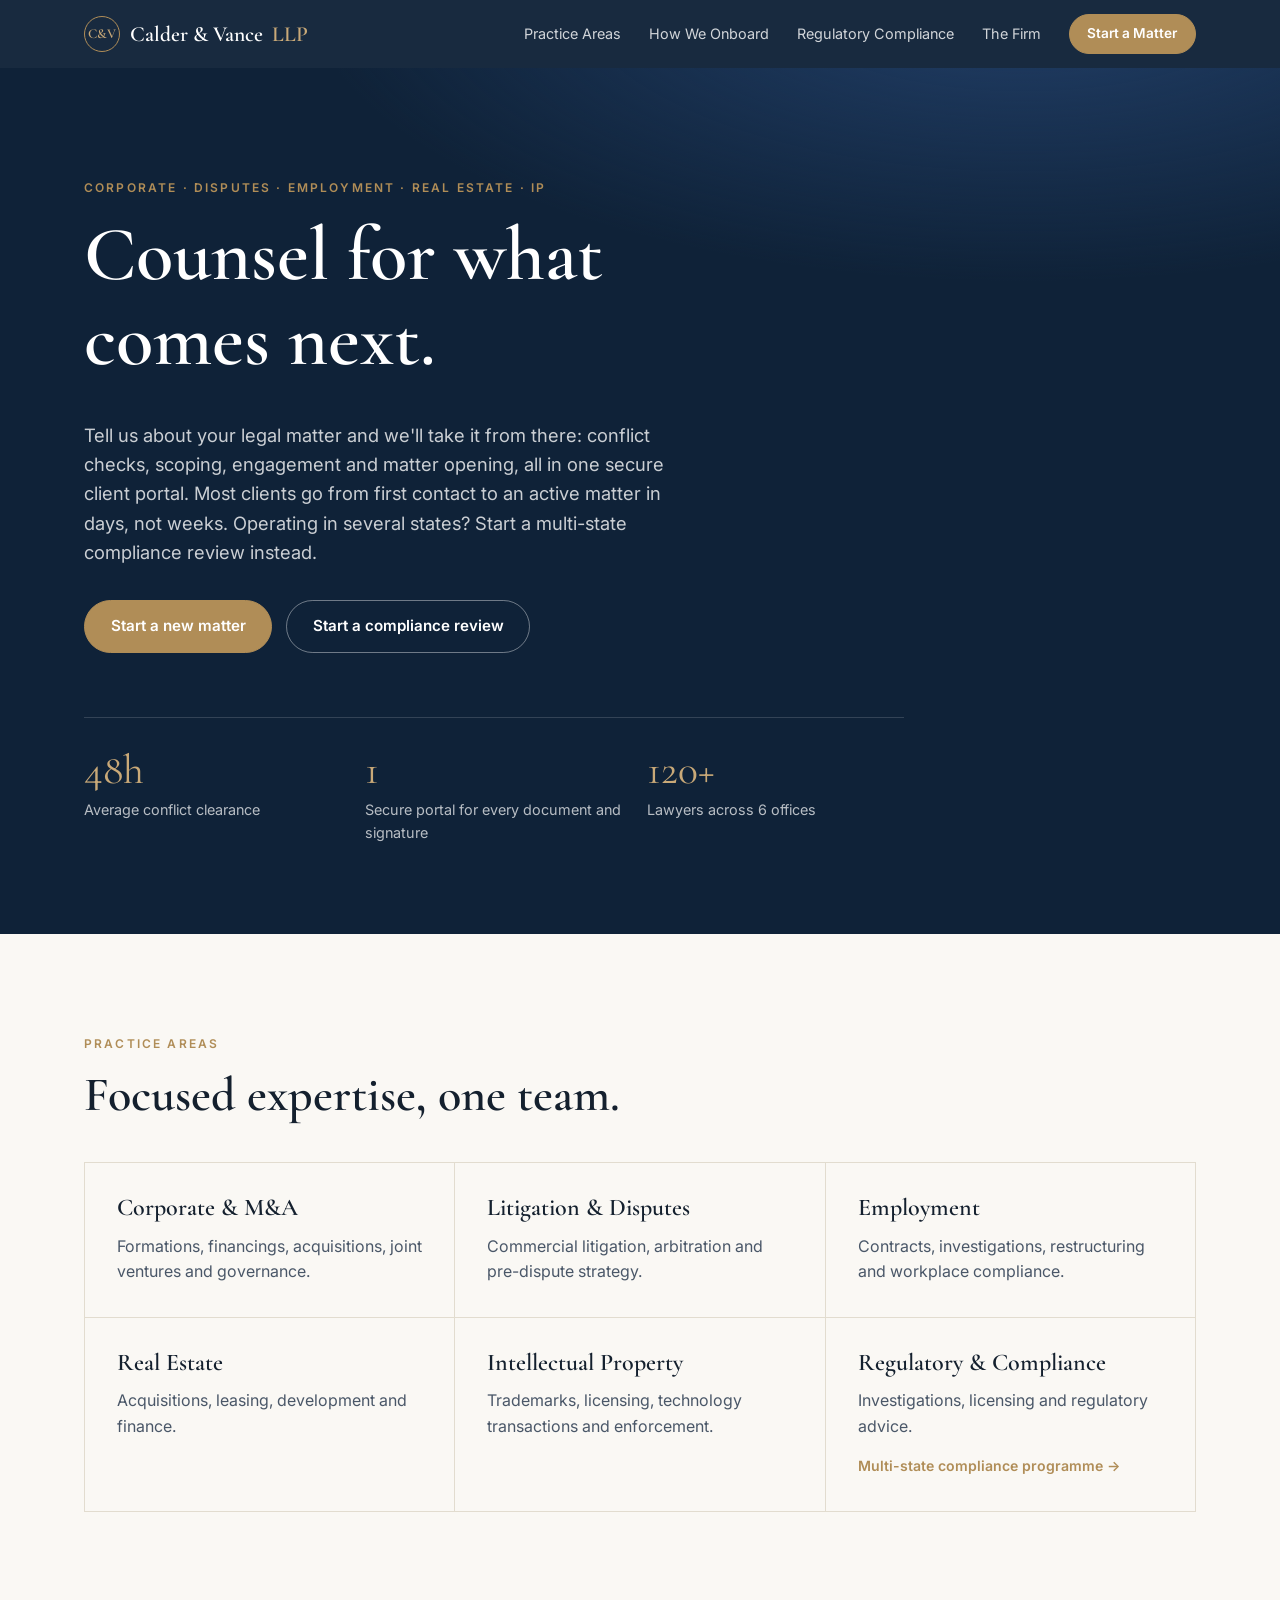
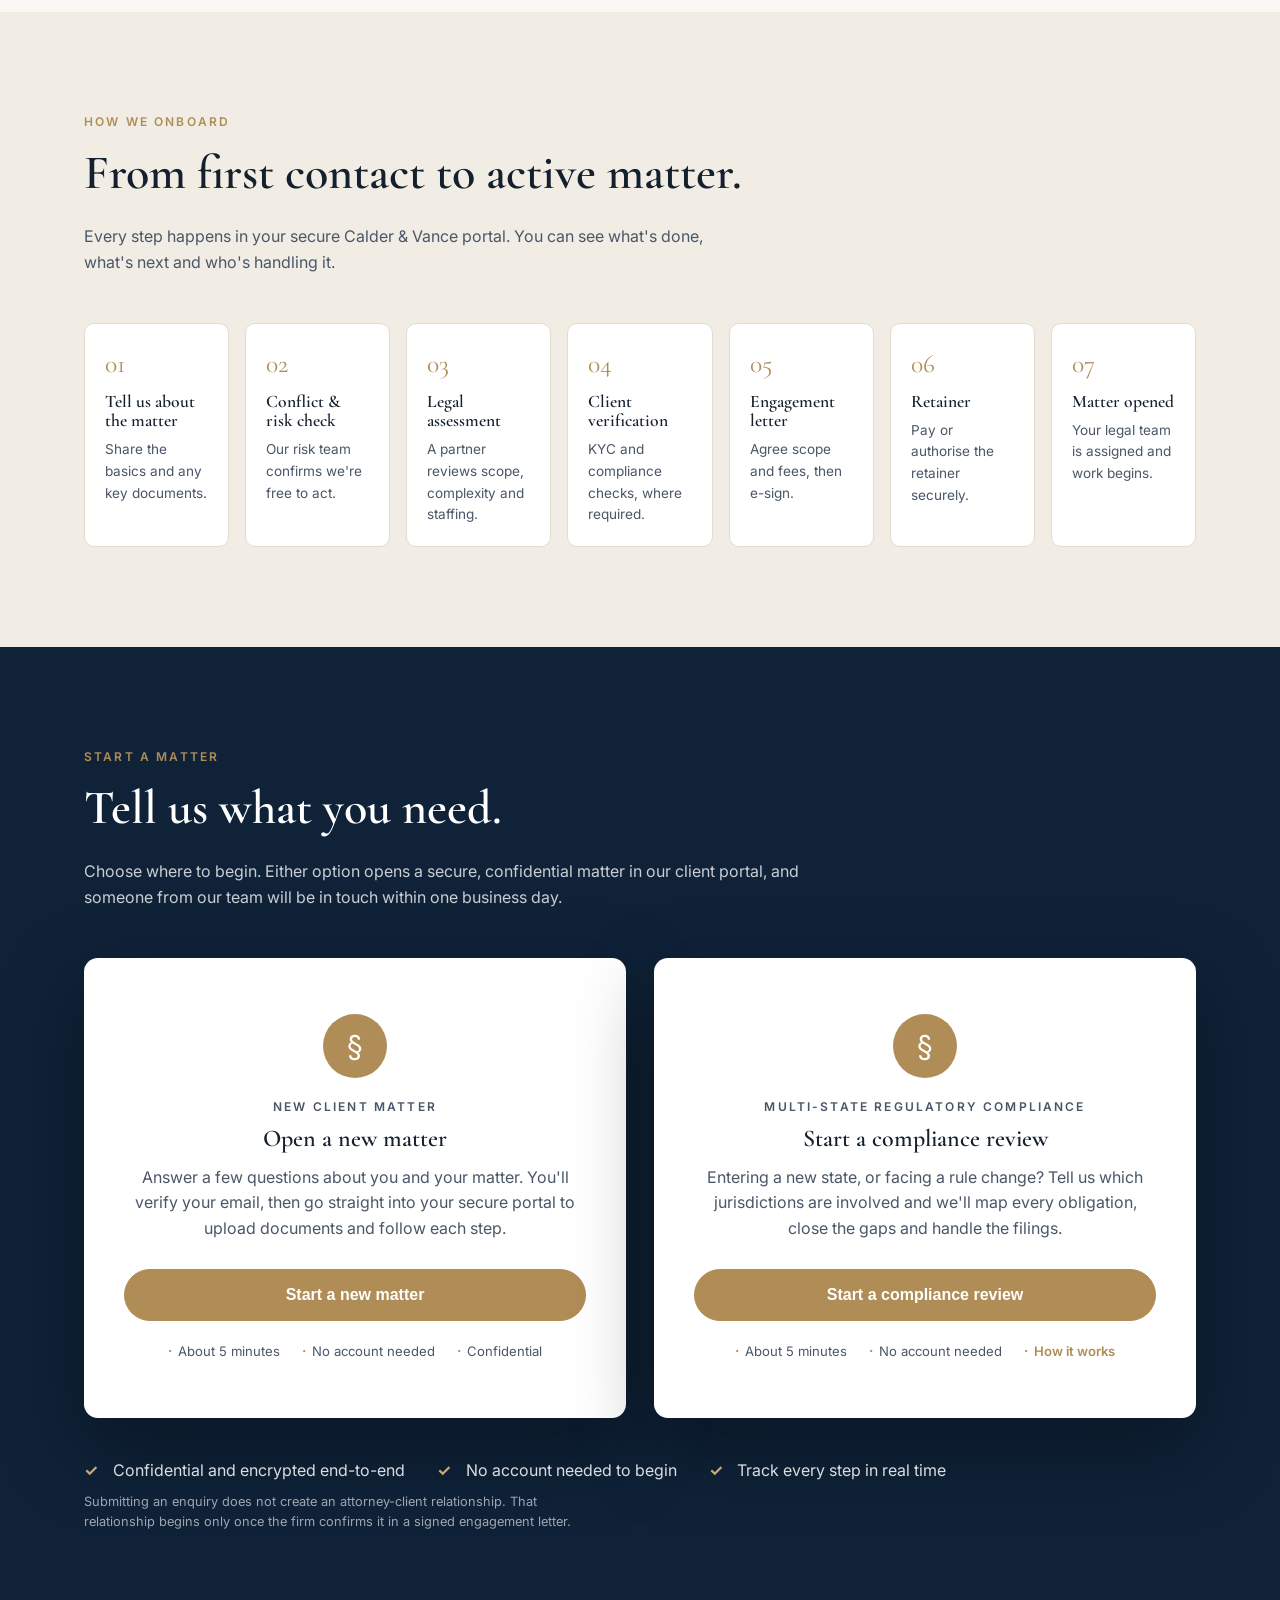
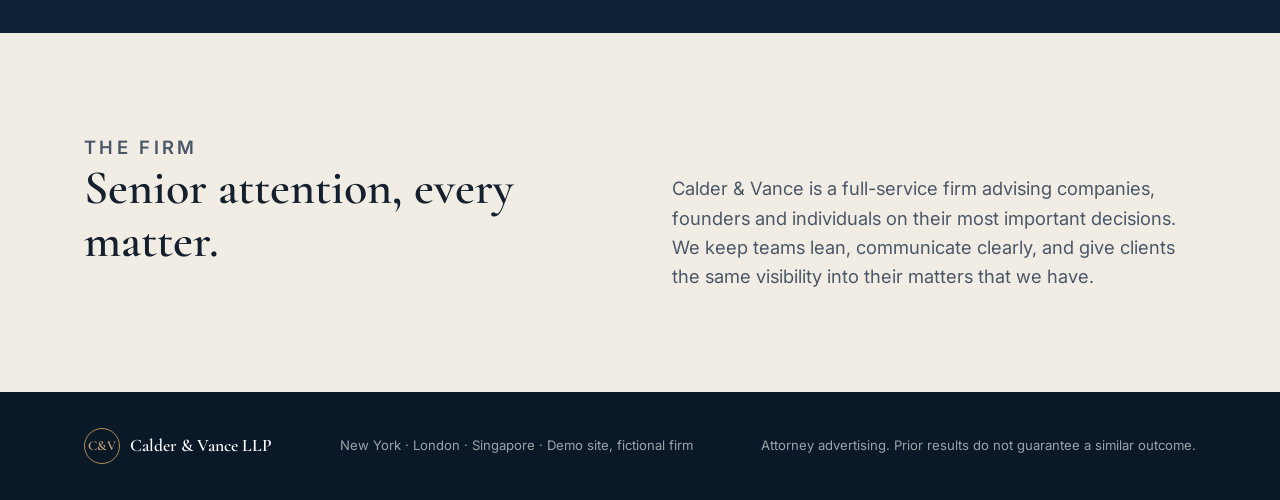
<file: index.html>
<!doctype html>
<html lang="en">
<head>
  <meta charset="utf-8" />
  <meta name="viewport" content="width=device-width, initial-scale=1" />
  <title>Calder &amp; Vance LLP — Counsel for what comes next</title>
  <link rel="preconnect" href="https://fonts.googleapis.com" />
  <link rel="preconnect" href="https://fonts.gstatic.com" crossorigin />
  <link href="https://fonts.googleapis.com/css2?family=Cormorant+Garamond:wght@500;600&family=Inter:wght@400;500;600&display=swap" rel="stylesheet" />
  <link rel="stylesheet" href="styles.css" />
</head>
<body>
  <!-- Fictional firm, built for a Moxo demo -->
  <header class="nav">
    <div class="wrap nav-inner">
      <a href="index.html" class="brand"><span class="mark">C&amp;V</span> Calder &amp; Vance <em>LLP</em></a>
      <nav>
        <a href="#practice">Practice Areas</a>
        <a href="#process">How We Onboard</a>
        <a href="regulatory.html">Regulatory Compliance</a>
        <a href="#about">The Firm</a>
        <a href="#intake" class="btn btn-sm js-start-matter">Start a Matter</a>
      </nav>
    </div>
  </header>

  <section class="hero">
    <div class="wrap hero-inner">
      <p class="eyebrow">Corporate · Disputes · Employment · Real Estate · IP</p>
      <h1>Counsel for what<br />comes next.</h1>
      <p class="lede">Tell us about your legal matter and we'll take it from there: conflict checks, scoping, engagement and matter opening, all in one secure client portal. Most clients go from first contact to an active matter in days, not weeks. Operating in several states? Start a multi-state compliance review instead.</p>
      <div class="hero-cta">
        <a href="#intake" class="btn js-start-matter">Start a new matter</a>
        <a href="#intake" class="btn btn-ghost js-start-compliance">Start a compliance review</a>
      </div>
      <dl class="stats">
        <div><dt>48h</dt><dd>Average conflict clearance</dd></div>
        <div><dt>1</dt><dd>Secure portal for every document and signature</dd></div>
        <div><dt>120+</dt><dd>Lawyers across 6 offices</dd></div>
      </dl>
    </div>
  </section>

  <section id="practice" class="section">
    <div class="wrap">
      <p class="eyebrow">Practice Areas</p>
      <h2>Focused expertise, one team.</h2>
      <div class="grid cards">
        <article><h3>Corporate &amp; M&amp;A</h3><p>Formations, financings, acquisitions, joint ventures and governance.</p></article>
        <article><h3>Litigation &amp; Disputes</h3><p>Commercial litigation, arbitration and pre-dispute strategy.</p></article>
        <article><h3>Employment</h3><p>Contracts, investigations, restructuring and workplace compliance.</p></article>
        <article><h3>Real Estate</h3><p>Acquisitions, leasing, development and finance.</p></article>
        <article><h3>Intellectual Property</h3><p>Trademarks, licensing, technology transactions and enforcement.</p></article>
        <article><h3>Regulatory &amp; Compliance</h3><p>Investigations, licensing and regulatory advice.</p><a href="regulatory.html" class="card-link">Multi-state compliance programme →</a></article>
      </div>
    </div>
  </section>

  <section id="process" class="section alt">
    <div class="wrap">
      <p class="eyebrow">How We Onboard</p>
      <h2>From first contact to active matter.</h2>
      <p class="sub">Every step happens in your secure Calder &amp; Vance portal. You can see what's done, what's next and who's handling it.</p>
      <ol class="steps">
        <li><span>01</span><h4>Tell us about the matter</h4><p>Share the basics and any key documents.</p></li>
        <li><span>02</span><h4>Conflict &amp; risk check</h4><p>Our risk team confirms we're free to act.</p></li>
        <li><span>03</span><h4>Legal assessment</h4><p>A partner reviews scope, complexity and staffing.</p></li>
        <li><span>04</span><h4>Client verification</h4><p>KYC and compliance checks, where required.</p></li>
        <li><span>05</span><h4>Engagement letter</h4><p>Agree scope and fees, then e-sign.</p></li>
        <li><span>06</span><h4>Retainer</h4><p>Pay or authorise the retainer securely.</p></li>
        <li><span>07</span><h4>Matter opened</h4><p>Your legal team is assigned and work begins.</p></li>
      </ol>
    </div>
  </section>

  <section id="intake" class="section intake">
    <div class="wrap">
      <div class="intake-head">
        <p class="eyebrow">Start a Matter</p>
        <h2>Tell us what you need.</h2>
        <p>Choose where to begin. Either option opens a secure, confidential matter in our client portal, and someone from our team will be in touch within one business day.</p>
      </div>

      <div class="flow-grid">
      <div class="intake-panel">
        <!-- Mode: launcher (buttons with .js-start-matter open the Moxo Flow Launcher) -->
        <div id="launcher" class="launch-card" hidden>
          <div class="seal">§</div>
          <p class="eyebrow">New client matter</p>
          <h3>Open a new matter</h3>
          <p>Answer a few questions about you and your matter. You'll verify your email, then go straight into your secure portal to upload documents and follow each step.</p>
          <button type="button" class="btn btn-block js-start-matter">Start a new matter</button>
          <ul class="launch-meta">
            <li>About 5 minutes</li>
            <li>No account needed</li>
            <li>Confidential</li>
          </ul>
        </div>
        <div id="launcher-missing" class="notice" hidden>
          <strong>Flow Launcher not configured.</strong>
          Add your Moxo launcher key to <code>config.js</code> → <code>launcherKey</code>.
        </div>

        <!-- Mode: webhook -->
        <form id="intake-form" hidden novalidate>
          <fieldset>
            <legend>About you</legend>
            <div class="seg" role="radiogroup">
              <label><input type="radio" name="client_type" value="Organization" checked /> Organization</label>
              <label><input type="radio" name="client_type" value="Individual" /> Individual</label>
            </div>
            <div class="row">
              <label>Full name<input name="client_name" required autocomplete="name" /></label>
              <label>Email<input name="client_email" type="email" required autocomplete="email" /></label>
            </div>
            <div class="row">
              <label>Phone<input name="client_phone" type="tel" autocomplete="tel" /></label>
              <label class="org-only">Title / role<input name="client_title" /></label>
            </div>
            <label class="org-only">Organization name<input name="company_name" autocomplete="organization" /></label>
            <label class="check"><input type="checkbox" name="existing_client" value="Yes" /> I am an existing Calder &amp; Vance client</label>
          </fieldset>

          <fieldset>
            <legend>The matter</legend>
            <div class="row">
              <label>Practice area
                <select name="practice_area" required>
                  <option value="">Select…</option>
                  <option>Corporate &amp; M&amp;A</option>
                  <option>Litigation &amp; Disputes</option>
                  <option>Employment</option>
                  <option>Real Estate</option>
                  <option>Intellectual Property</option>
                  <option>Regulatory &amp; Compliance</option>
                  <option>Other / Not sure</option>
                </select>
              </label>
              <label>Urgency
                <select name="urgency">
                  <option>Standard</option>
                  <option>Urgent (within 1 week)</option>
                  <option>Emergency (within 48h)</option>
                </select>
              </label>
            </div>
            <label>Briefly describe your matter<textarea name="matter_description" rows="4" required placeholder="What's happening, what outcome do you want, any key dates?"></textarea></label>
            <label>Other parties involved <small>(for our conflict check)</small><input name="adverse_parties" placeholder="e.g. counterparty, opposing party, related entities" /></label>
            <div class="row">
              <label>Jurisdiction<input name="jurisdiction" placeholder="e.g. New York" /></label>
              <label>Estimated budget
                <select name="budget">
                  <option>Not sure yet</option>
                  <option>Under $25k</option>
                  <option>$25k – $100k</option>
                  <option>$100k – $500k</option>
                  <option>$500k+</option>
                </select>
              </label>
            </div>
          </fieldset>

          <fieldset class="org-only">
            <legend>Other contacts <small>(optional)</small></legend>
            <div class="row">
              <label>Authorized signatory name<input name="signatory_name" /></label>
              <label>Authorized signatory email<input name="signatory_email" type="email" /></label>
            </div>
            <div class="row">
              <label>Finance contact name<input name="finance_name" /></label>
              <label>Finance contact email<input name="finance_email" type="email" /></label>
            </div>
          </fieldset>

          <label class="check"><input type="checkbox" name="consent" required /> I consent to Calder &amp; Vance processing this information to evaluate my matter.</label>
          <button class="btn btn-block" type="submit">Submit &amp; open my secure portal</button>
          <p id="form-error" class="error" hidden></p>
        </form>

        <div id="form-success" class="success" hidden>
          <div class="seal">✓</div>
          <h3>Thank you, your intake is underway.</h3>
          <p>We've sent an invitation to <strong id="success-email"></strong>. Open it to reach your secure Calder &amp; Vance portal, where you can upload documents and follow each step.</p>
          <p class="fine" id="success-ref"></p>
        </div>
      </div>

        <div class="intake-panel">
          <div id="launcher-compliance" class="launch-card" hidden>
            <div class="seal">§</div>
            <p class="eyebrow">Multi-state regulatory compliance</p>
            <h3>Start a compliance review</h3>
            <p>Entering a new state, or facing a rule change? Tell us which jurisdictions are involved and we'll map every obligation, close the gaps and handle the filings.</p>
            <button type="button" class="btn btn-block js-start-compliance">Start a compliance review</button>
            <ul class="launch-meta">
              <li>About 5 minutes</li>
              <li>No account needed</li>
              <li><a href="regulatory.html">How it works</a></li>
            </ul>
          </div>
          <div id="launcher-compliance-missing" class="notice" hidden>
            <strong>Start Link not configured.</strong>
            Add it to <code>config.js</code> → <code>complianceStartLinkUrl</code>.
          </div>
        </div>
      </div>

      <div class="intake-foot">
        <ul class="ticks">
          <li>Confidential and encrypted end-to-end</li>
          <li>No account needed to begin</li>
          <li>Track every step in real time</li>
        </ul>
        <p class="fine">Submitting an enquiry does not create an attorney-client relationship. That relationship begins only once the firm confirms it in a signed engagement letter.</p>
      </div>
    </div>
  </section>

  <section id="about" class="section alt">
    <div class="wrap about">
      <div>
        <p class="eyebrow">The Firm</p>
        <h2>Senior attention, every matter.</h2>
      </div>
      <p>Calder &amp; Vance is a full-service firm advising companies, founders and individuals on their most important decisions. We keep teams lean, communicate clearly, and give clients the same visibility into their matters that we have.</p>
    </div>
  </section>

  <footer class="footer">
    <div class="wrap footer-inner">
      <span class="brand"><span class="mark">C&amp;V</span> Calder &amp; Vance LLP</span>
      <span>New York · London · Singapore · Demo site, fictional firm</span>
      <span>Attorney advertising. Prior results do not guarantee a similar outcome.</span>
    </div>
  </footer>

  <div id="flow-modal" class="modal" role="dialog" aria-modal="true" aria-label="Start a matter" hidden>
    <div class="modal-box">
      <button type="button" class="modal-close" aria-label="Close">✕</button>
      <iframe id="flow-frame" title="Calder &amp; Vance client portal" allow="clipboard-write" referrerpolicy="strict-origin-when-cross-origin"></iframe>
    </div>
  </div>

  <script src="config.js"></script>
  <script src="app.js"></script>
</body>
</html>
</file>
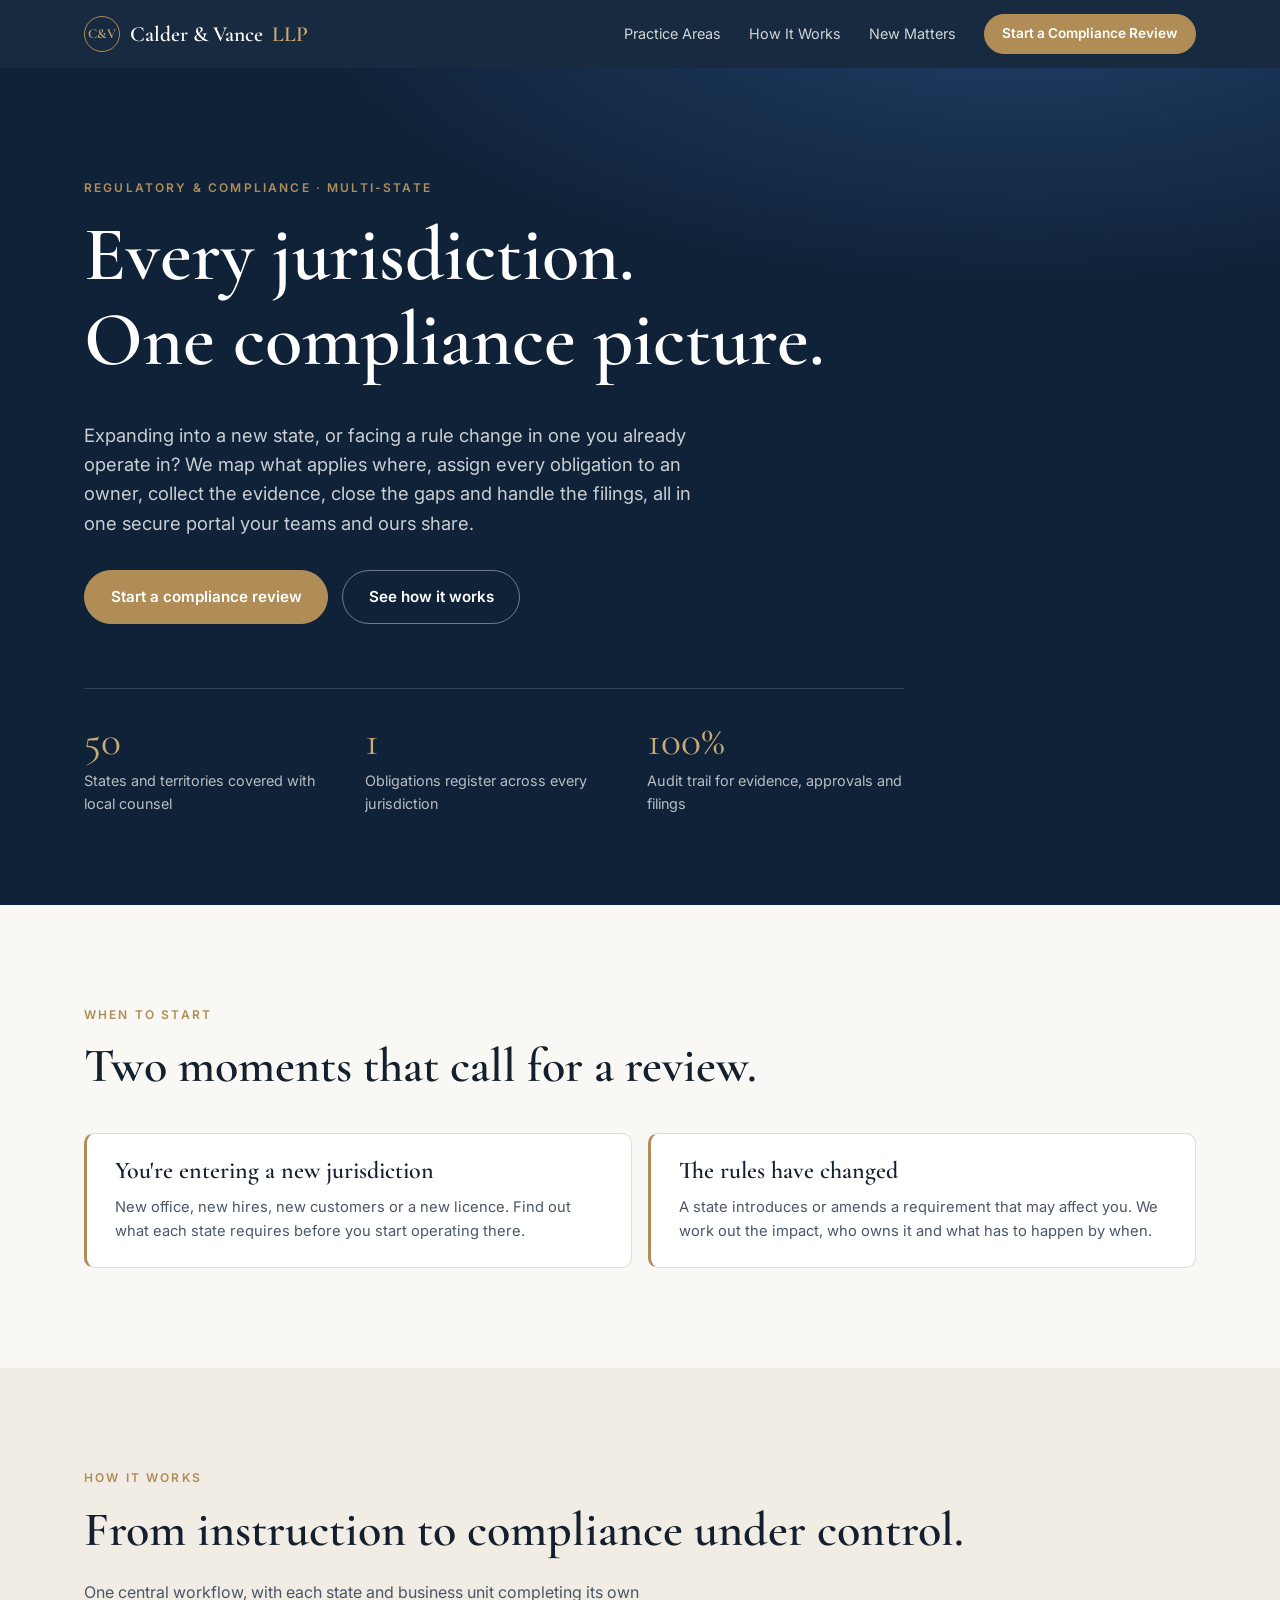
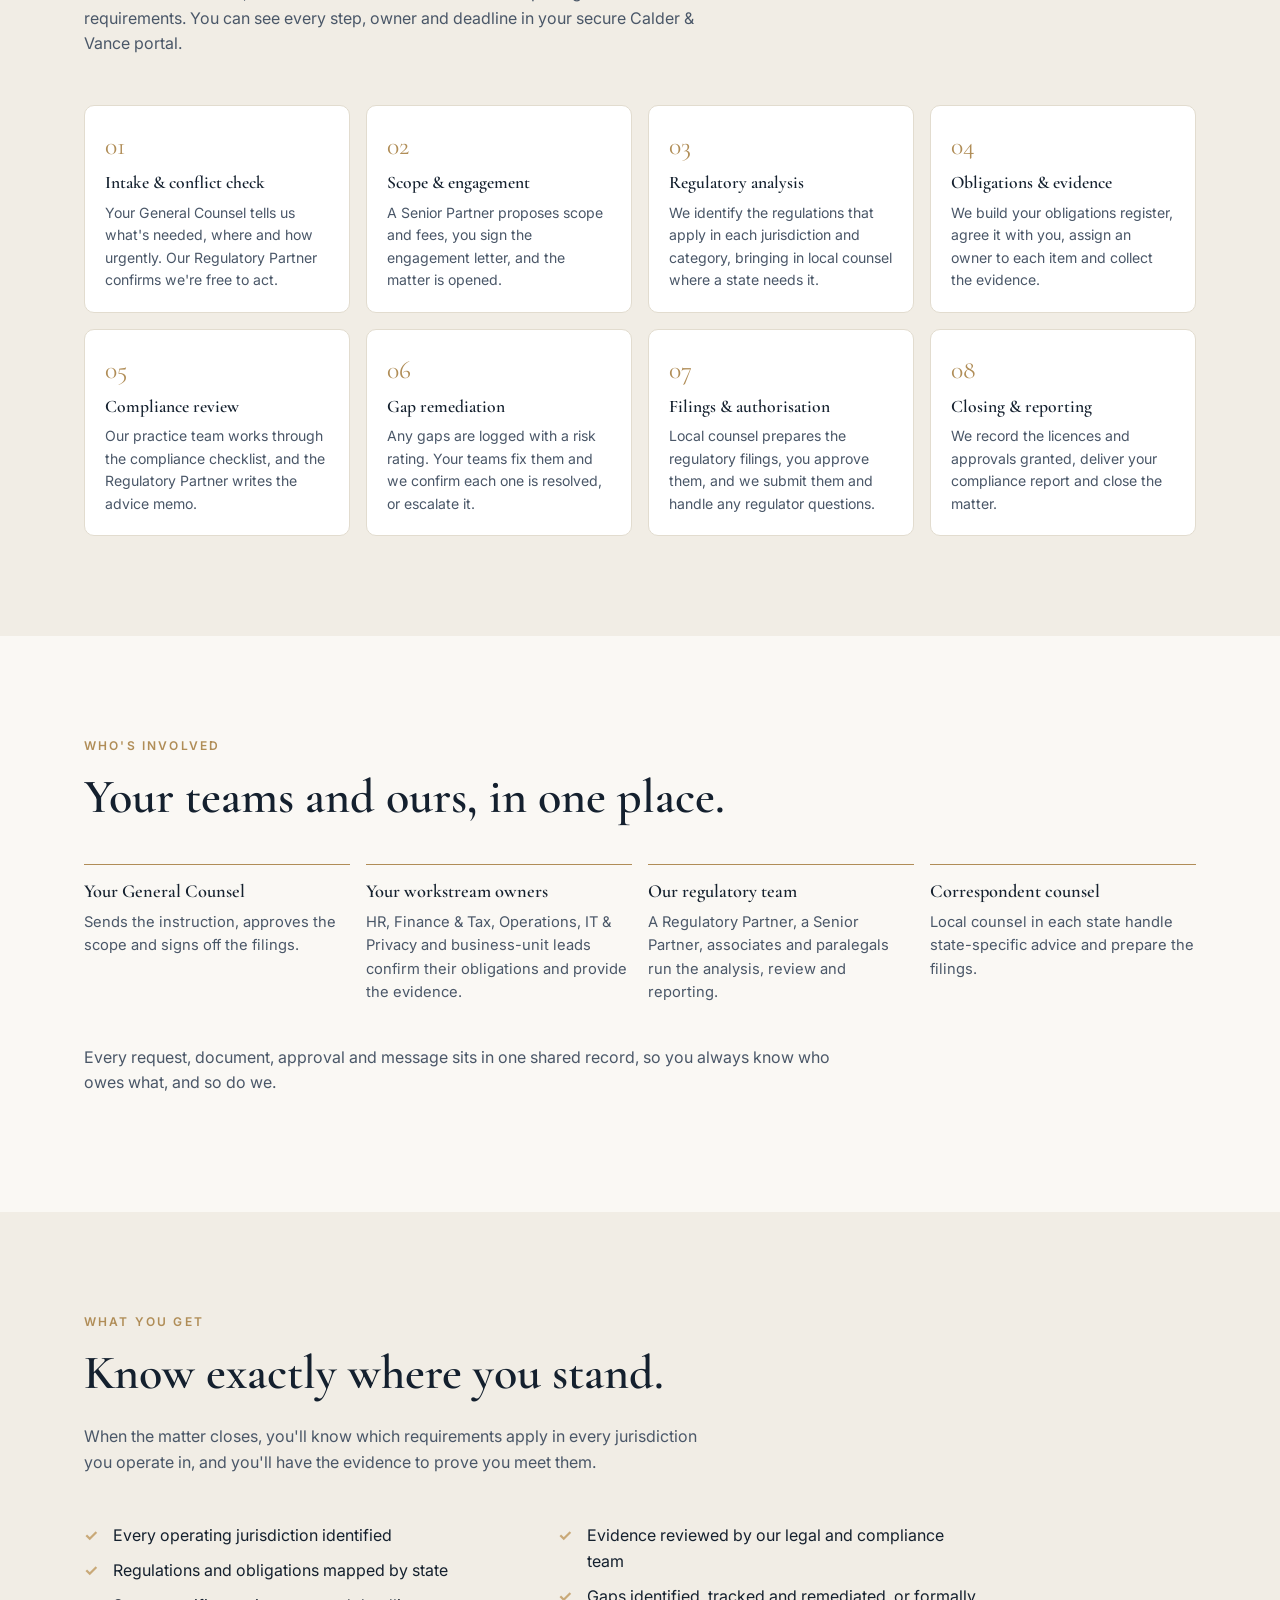
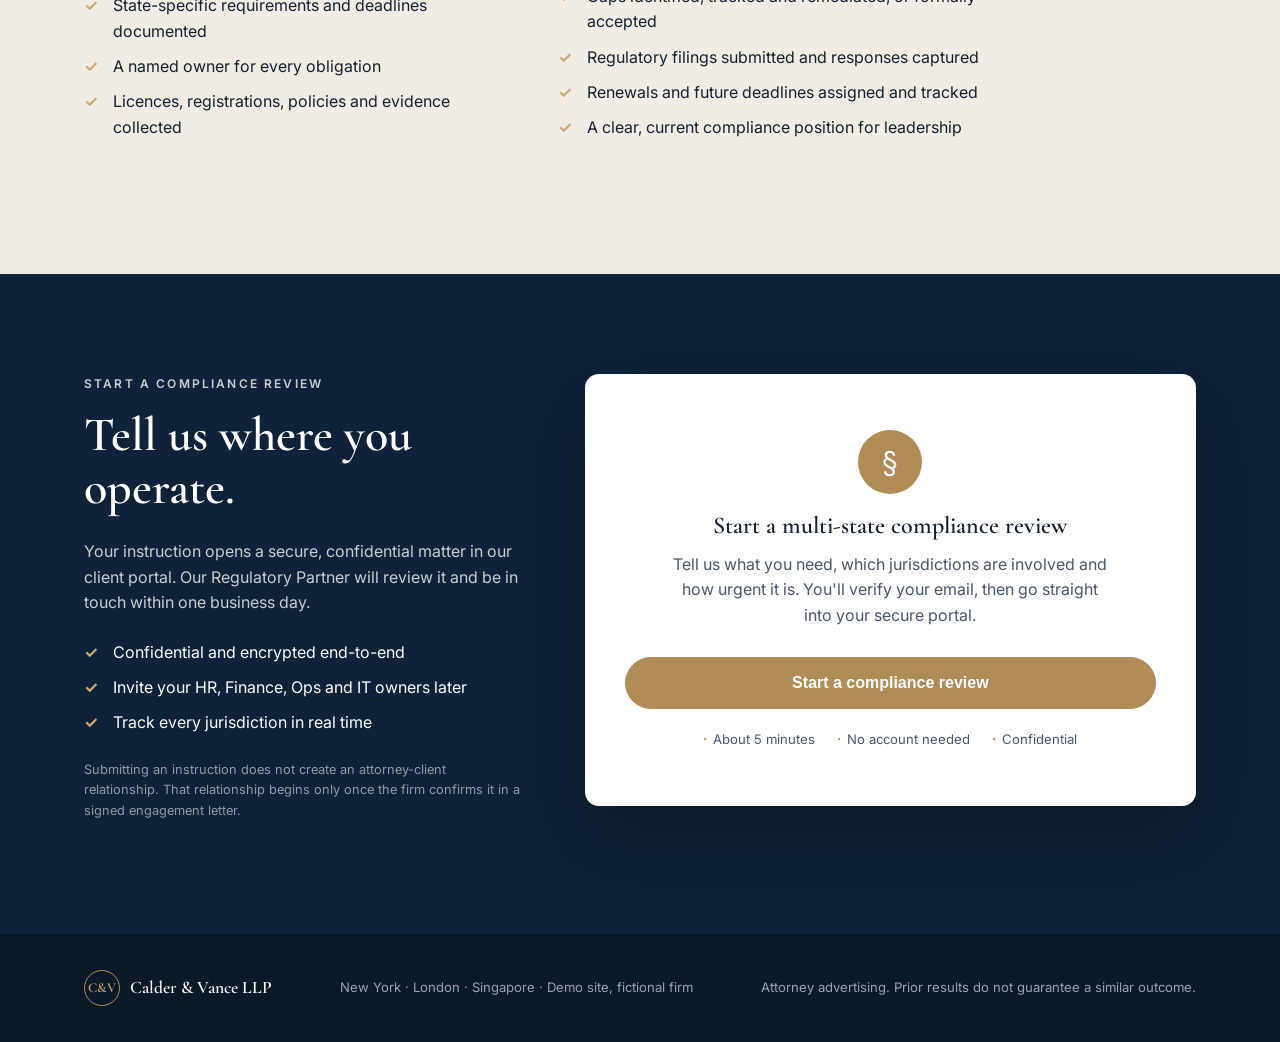
<file: regulatory.html>
<!doctype html>
<html lang="en">
<head>
  <meta charset="utf-8" />
  <meta name="viewport" content="width=device-width, initial-scale=1" />
  <title>Multi-State Regulatory Compliance — Calder &amp; Vance LLP</title>
  <link rel="preconnect" href="https://fonts.googleapis.com" />
  <link rel="preconnect" href="https://fonts.gstatic.com" crossorigin />
  <link href="https://fonts.googleapis.com/css2?family=Cormorant+Garamond:wght@500;600&family=Inter:wght@400;500;600&display=swap" rel="stylesheet" />
  <link rel="stylesheet" href="styles.css" />
</head>
<body>
  <!-- Fictional firm, built for a Moxo demo -->
  <header class="nav">
    <div class="wrap nav-inner">
      <a href="index.html" class="brand"><span class="mark">C&amp;V</span> Calder &amp; Vance <em>LLP</em></a>
      <nav>
        <a href="index.html#practice">Practice Areas</a>
        <a href="#process">How It Works</a>
        <a href="index.html">New Matters</a>
        <a href="#intake" class="btn btn-sm js-start-compliance">Start a Compliance Review</a>
      </nav>
    </div>
  </header>

  <section class="hero">
    <div class="wrap hero-inner">
      <p class="eyebrow">Regulatory &amp; Compliance · Multi-State</p>
      <h1>Every jurisdiction.<br />One compliance picture.</h1>
      <p class="lede">Expanding into a new state, or facing a rule change in one you already operate in? We map what applies where, assign every obligation to an owner, collect the evidence, close the gaps and handle the filings, all in one secure portal your teams and ours share.</p>
      <div class="hero-cta">
        <a href="#intake" class="btn js-start-compliance">Start a compliance review</a>
        <a href="#process" class="btn btn-ghost">See how it works</a>
      </div>
      <dl class="stats">
        <div><dt>50</dt><dd>States and territories covered with local counsel</dd></div>
        <div><dt>1</dt><dd>Obligations register across every jurisdiction</dd></div>
        <div><dt>100%</dt><dd>Audit trail for evidence, approvals and filings</dd></div>
      </dl>
    </div>
  </section>

  <section class="section">
    <div class="wrap">
      <p class="eyebrow">When to Start</p>
      <h2>Two moments that call for a review.</h2>
      <div class="triggers">
        <article><h3>You're entering a new jurisdiction</h3><p>New office, new hires, new customers or a new licence. Find out what each state requires before you start operating there.</p></article>
        <article><h3>The rules have changed</h3><p>A state introduces or amends a requirement that may affect you. We work out the impact, who owns it and what has to happen by when.</p></article>
      </div>
    </div>
  </section>

  <section id="process" class="section alt">
    <div class="wrap">
      <p class="eyebrow">How It Works</p>
      <h2>From instruction to compliance under control.</h2>
      <p class="sub">One central workflow, with each state and business unit completing its own requirements. You can see every step, owner and deadline in your secure Calder &amp; Vance portal.</p>
      <ol class="steps phases">
        <li><span>01</span><h4>Intake &amp; conflict check</h4><p>Your General Counsel tells us what's needed, where and how urgently. Our Regulatory Partner confirms we're free to act.</p></li>
        <li><span>02</span><h4>Scope &amp; engagement</h4><p>A Senior Partner proposes scope and fees, you sign the engagement letter, and the matter is opened.</p></li>
        <li><span>03</span><h4>Regulatory analysis</h4><p>We identify the regulations that apply in each jurisdiction and category, bringing in local counsel where a state needs it.</p></li>
        <li><span>04</span><h4>Obligations &amp; evidence</h4><p>We build your obligations register, agree it with you, assign an owner to each item and collect the evidence.</p></li>
        <li><span>05</span><h4>Compliance review</h4><p>Our practice team works through the compliance checklist, and the Regulatory Partner writes the advice memo.</p></li>
        <li><span>06</span><h4>Gap remediation</h4><p>Any gaps are logged with a risk rating. Your teams fix them and we confirm each one is resolved, or escalate it.</p></li>
        <li><span>07</span><h4>Filings &amp; authorisation</h4><p>Local counsel prepares the regulatory filings, you approve them, and we submit them and handle any regulator questions.</p></li>
        <li><span>08</span><h4>Closing &amp; reporting</h4><p>We record the licences and approvals granted, deliver your compliance report and close the matter.</p></li>
      </ol>
    </div>
  </section>

  <section class="section">
    <div class="wrap">
      <p class="eyebrow">Who's Involved</p>
      <h2>Your teams and ours, in one place.</h2>
      <div class="team">
        <article><h4>Your General Counsel</h4><p>Sends the instruction, approves the scope and signs off the filings.</p></article>
        <article><h4>Your workstream owners</h4><p>HR, Finance &amp; Tax, Operations, IT &amp; Privacy and business-unit leads confirm their obligations and provide the evidence.</p></article>
        <article><h4>Our regulatory team</h4><p>A Regulatory Partner, a Senior Partner, associates and paralegals run the analysis, review and reporting.</p></article>
        <article><h4>Correspondent counsel</h4><p>Local counsel in each state handle state-specific advice and prepare the filings.</p></article>
      </div>
      <p class="team-note">Every request, document, approval and message sits in one shared record, so you always know who owes what, and so do we.</p>
    </div>
  </section>

  <section class="section alt">
    <div class="wrap">
      <p class="eyebrow">What You Get</p>
      <h2>Know exactly where you stand.</h2>
      <p class="sub">When the matter closes, you'll know which requirements apply in every jurisdiction you operate in, and you'll have the evidence to prove you meet them.</p>
      <ul class="ticks outcomes">
        <li>Every operating jurisdiction identified</li>
        <li>Regulations and obligations mapped by state</li>
        <li>State-specific requirements and deadlines documented</li>
        <li>A named owner for every obligation</li>
        <li>Licences, registrations, policies and evidence collected</li>
        <li>Evidence reviewed by our legal and compliance team</li>
        <li>Gaps identified, tracked and remediated, or formally accepted</li>
        <li>Regulatory filings submitted and responses captured</li>
        <li>Renewals and future deadlines assigned and tracked</li>
        <li>A clear, current compliance position for leadership</li>
      </ul>
    </div>
  </section>

  <section id="intake" class="section intake">
    <div class="wrap intake-inner">
      <div class="intake-copy">
        <p class="eyebrow">Start a Compliance Review</p>
        <h2>Tell us where you operate.</h2>
        <p>Your instruction opens a secure, confidential matter in our client portal. Our Regulatory Partner will review it and be in touch within one business day.</p>
        <ul class="ticks">
          <li>Confidential and encrypted end-to-end</li>
          <li>Invite your HR, Finance, Ops and IT owners later</li>
          <li>Track every jurisdiction in real time</li>
        </ul>
        <p class="fine">Submitting an instruction does not create an attorney-client relationship. That relationship begins only once the firm confirms it in a signed engagement letter.</p>
      </div>

      <div class="intake-panel">
        <div id="launcher-compliance" class="launch-card" hidden>
          <div class="seal">§</div>
          <h3>Start a multi-state compliance review</h3>
          <p>Tell us what you need, which jurisdictions are involved and how urgent it is. You'll verify your email, then go straight into your secure portal.</p>
          <button type="button" class="btn btn-block js-start-compliance">Start a compliance review</button>
          <ul class="launch-meta">
            <li>About 5 minutes</li>
            <li>No account needed</li>
            <li>Confidential</li>
          </ul>
        </div>
        <div id="launcher-compliance-missing" class="notice" hidden>
          <strong>Start Link not configured.</strong>
          Add it to <code>config.js</code> → <code>complianceStartLinkUrl</code>.
        </div>
      </div>
    </div>
  </section>

  <footer class="footer">
    <div class="wrap footer-inner">
      <span class="brand"><span class="mark">C&amp;V</span> Calder &amp; Vance LLP</span>
      <span>New York · London · Singapore · Demo site, fictional firm</span>
      <span>Attorney advertising. Prior results do not guarantee a similar outcome.</span>
    </div>
  </footer>

  <div id="flow-modal" class="modal" role="dialog" aria-modal="true" aria-label="Start a compliance review" hidden>
    <div class="modal-box">
      <button type="button" class="modal-close" aria-label="Close">✕</button>
      <iframe id="flow-frame" title="Calder &amp; Vance regulatory compliance intake" allow="clipboard-write" referrerpolicy="strict-origin-when-cross-origin"></iframe>
    </div>
  </div>

  <script src="config.js"></script>
  <script src="app.js"></script>
</body>
</html>
</file>
<file: styles.css>
:root {
  --ink: #14202e;
  --ink-2: #4a5768;
  --navy: #0f2238;
  --gold: #b08d57;
  --gold-2: #c9a978;
  --paper: #faf8f4;
  --alt: #f1ede5;
  --line: #e2dccf;
  --white: #fff;
  --radius: 10px;
  --serif: "Cormorant Garamond", Georgia, serif;
  --sans: "Inter", system-ui, -apple-system, sans-serif;
}
* { box-sizing: border-box; }
html { scroll-behavior: smooth; }
body { margin: 0; font: 16px/1.6 var(--sans); color: var(--ink); background: var(--paper); }
[hidden] { display: none !important; }
a { color: inherit; text-decoration: none; }
.wrap { max-width: 1160px; margin: 0 auto; padding-inline: 24px; }

h1, h2, h3, h4 { font-family: var(--serif); font-weight: 600; line-height: 1.1; margin: 0 0 .5em; }
h1 { font-size: clamp(2.8rem, 6vw, 4.8rem); }
h2 { font-size: clamp(2rem, 4vw, 3rem); }
h3 { font-size: 1.5rem; }
h4 { font-size: 1.25rem; }
.eyebrow { font-size: .75rem; letter-spacing: .18em; text-transform: uppercase; color: var(--gold); font-weight: 600; margin: 0 0 1rem; }

/* Buttons */
.btn { display: inline-block; background: var(--gold); color: var(--white); padding: .85rem 1.6rem; border-radius: 999px; font-weight: 600; border: 1px solid var(--gold); cursor: pointer; font-size: .95rem; transition: background .2s; }
.btn:hover { background: #9a7a48; }
.btn-ghost { background: transparent; color: var(--white); border-color: rgba(255,255,255,.4); }
.btn-ghost:hover { background: rgba(255,255,255,.08); }
.btn-sm { padding: .5rem 1.1rem; font-size: .85rem; }
.btn-block { width: 100%; padding: 1rem; font-size: 1rem; }
.btn:disabled { opacity: .6; cursor: wait; }

/* Nav */
.nav { position: sticky; top: 0; z-index: 10; background: rgba(15,34,56,.96); backdrop-filter: blur(8px); color: var(--white); }
.nav-inner { display: flex; align-items: center; justify-content: space-between; height: 68px; gap: 16px; }
.brand { font-family: var(--serif); font-size: 1.35rem; font-weight: 600; display: flex; align-items: center; gap: .6rem; white-space: nowrap; }
.brand em { font-style: normal; color: var(--gold-2); }
.mark { display: inline-grid; place-items: center; width: 36px; height: 36px; border: 1px solid var(--gold); color: var(--gold-2); font-size: .85rem; border-radius: 50%; }
.nav nav { display: flex; align-items: center; gap: 28px; font-size: .9rem; }
.nav nav a:not(.btn) { opacity: .8; }
.nav nav a:not(.btn):hover { opacity: 1; }

/* Hero */
.hero { background: radial-gradient(1200px 500px at 80% -10%, #22406a 0%, transparent 60%), var(--navy); color: var(--white); padding: 110px 0 90px; }
.lede { max-width: 620px; font-size: 1.15rem; color: rgba(255,255,255,.78); }
.hero-cta { display: flex; gap: 14px; flex-wrap: wrap; margin: 2rem 0 4rem; }
.stats { display: grid; grid-template-columns: repeat(3, 1fr); gap: 24px; border-top: 1px solid rgba(255,255,255,.15); padding-top: 2rem; margin: 0; max-width: 820px; }
.stats dt { font-family: var(--serif); font-size: 2.6rem; color: var(--gold-2); line-height: 1; }
.stats dd { margin: .4rem 0 0; color: rgba(255,255,255,.7); font-size: .9rem; }

/* Sections */
.section { padding: 100px 0; }
.alt { background: var(--alt); }
.sub { color: var(--ink-2); max-width: 640px; margin-bottom: 3rem; }
.grid.cards { display: grid; grid-template-columns: repeat(3, 1fr); gap: 1px; background: var(--line); border: 1px solid var(--line); margin-top: 2.5rem; }
.cards article { background: var(--paper); padding: 2rem; }
.cards p { color: var(--ink-2); margin: 0; }

.steps { list-style: none; padding: 0; margin: 0; display: grid; grid-template-columns: repeat(7, 1fr); gap: 16px; counter-reset: s; }
.steps li { background: var(--white); border: 1px solid var(--line); border-radius: var(--radius); padding: 1.25rem; position: relative; }
.steps span { font-family: var(--serif); color: var(--gold); font-size: 1.6rem; display: block; margin-bottom: .4rem; }
.steps h4 { font-size: 1.1rem; }
.steps p { font-size: .85rem; color: var(--ink-2); margin: 0; }

/* Intake */
.intake { background: var(--navy); color: var(--white); }
.intake-inner { display: grid; grid-template-columns: 5fr 7fr; gap: 64px; align-items: start; }
.intake-copy { position: sticky; top: 110px; }
.intake-copy p { color: rgba(255,255,255,.78); }
.ticks { list-style: none; padding: 0; margin: 1.5rem 0; }
.ticks li { padding-left: 1.8rem; position: relative; margin-bottom: .6rem; }
.ticks li::before { content: "✓"; position: absolute; left: 0; color: var(--gold-2); font-weight: 700; }
.fine { font-size: .8rem; opacity: .7; }
.intake-panel { background: var(--white); color: var(--ink); border-radius: 14px; padding: 32px; box-shadow: 0 30px 80px rgba(0,0,0,.35); }
#launcher iframe { width: 100%; border: 0; display: block; border-radius: 8px; }
#intake-form .fine, .success .fine { color: var(--ink-2); }

fieldset { border: 0; padding: 0; margin: 0 0 1.75rem; }
legend { font-family: var(--serif); font-size: 1.4rem; font-weight: 600; margin-bottom: .9rem; }
legend small, label small { font-family: var(--sans); font-size: .75rem; color: var(--ink-2); font-weight: 400; }
label { display: block; font-size: .82rem; font-weight: 500; color: var(--ink-2); margin-bottom: .9rem; }
input, select, textarea { display: block; width: 100%; margin-top: .35rem; padding: .7rem .8rem; font: inherit; font-size: .95rem; color: var(--ink); background: var(--paper); border: 1px solid var(--line); border-radius: 8px; }
input:focus, select:focus, textarea:focus { outline: 2px solid var(--gold-2); outline-offset: 0; border-color: var(--gold); }
input.invalid, select.invalid, textarea.invalid { border-color: #c0392b; }
.row { display: grid; grid-template-columns: 1fr 1fr; gap: 14px; }
.check { display: flex; gap: .6rem; align-items: flex-start; font-weight: 400; }
.check input { width: auto; margin-top: .25rem; }
.seg { display: inline-flex; border: 1px solid var(--line); border-radius: 999px; padding: 3px; margin-bottom: 1rem; }
.seg label { margin: 0; cursor: pointer; }
.seg input { display: none; }
.seg label { padding: .45rem 1.1rem; border-radius: 999px; font-size: .85rem; }
.seg label:has(input:checked) { background: var(--navy); color: var(--white); }

.error { color: #c0392b; font-size: .9rem; margin-top: 1rem; }
.notice { background: #fff8e8; border: 1px solid #ecd9a8; padding: 1rem 1.2rem; border-radius: 8px; font-size: .9rem; }
.notice code { background: #f3ead2; padding: 1px 5px; border-radius: 4px; }
.success { text-align: center; padding: 2rem 1rem; }
.seal { width: 64px; height: 64px; border-radius: 50%; background: var(--gold); color: var(--white); display: grid; place-items: center; font-size: 1.8rem; margin: 0 auto 1.2rem; }

.about { display: grid; grid-template-columns: 1fr 1fr; gap: 64px; align-items: end; }
.about p { font-size: 1.15rem; color: var(--ink-2); margin: 0; }

.footer { background: #0a1828; color: rgba(255,255,255,.6); font-size: .82rem; padding: 36px 0; }
.footer-inner { display: flex; flex-wrap: wrap; justify-content: space-between; gap: 16px; align-items: center; }
.footer .brand { color: var(--white); font-size: 1.1rem; }

@media (max-width: 1000px) {
  .steps { grid-template-columns: repeat(2, 1fr); }
  .grid.cards { grid-template-columns: 1fr 1fr; }
  .intake-inner, .about { grid-template-columns: 1fr; gap: 32px; }
  .intake-copy { position: static; }
}
@media (max-width: 640px) {
  .nav nav a:not(.btn) { display: none; }
  .grid.cards, .row, .stats { grid-template-columns: 1fr; }
  .intake-panel { padding: 20px; }
  .section { padding: 70px 0; }
}

/* Launcher card */
.launch-card { text-align: center; padding: 1.5rem .5rem; }
.launch-card p { color: var(--ink-2); max-width: 440px; margin: 0 auto 1.75rem; }
.launch-meta { list-style: none; padding: 0; margin: 1.25rem 0 0; display: flex; justify-content: center; flex-wrap: wrap; gap: 8px 22px; font-size: .82rem; color: var(--ink-2); }
.launch-meta li::before { content: "·"; color: var(--gold); margin-right: 6px; font-weight: 700; }

/* Start Link modal */
.modal { position: fixed; inset: 0; z-index: 100; background: rgba(10,24,40,.72); backdrop-filter: blur(3px); display: grid; place-items: center; padding: 24px; }
.modal-box { position: relative; width: 100%; max-width: 760px; height: min(860px, 100%); background: var(--white); border-radius: 14px; overflow: hidden; box-shadow: 0 30px 80px rgba(0,0,0,.45); }
.modal-box iframe { width: 100%; height: 100%; border: 0; display: block; }
.modal-close { position: absolute; top: 10px; right: 10px; z-index: 1; width: 32px; height: 32px; border-radius: 50%; border: 0; background: rgba(15,34,56,.08); color: var(--ink); cursor: pointer; font-size: 14px; }
.modal-close:hover { background: rgba(15,34,56,.16); }
@media (max-width: 640px) { .modal { padding: 0; } .modal-box { height: 100%; border-radius: 0; } }

/* Regulatory compliance page */
.card-link { display: inline-block; margin-top: 1rem; font-size: .88rem; font-weight: 600; color: var(--gold); }
.card-link:hover { color: #9a7a48; }
.steps.phases { grid-template-columns: repeat(4, 1fr); }
.phases p { font-size: .88rem; }
.triggers { display: grid; grid-template-columns: 1fr 1fr; gap: 16px; margin-top: 2.5rem; }
.triggers article { background: var(--white); border: 1px solid var(--line); border-left: 3px solid var(--gold); border-radius: var(--radius); padding: 1.5rem 1.75rem; }
.triggers p, .team p { color: var(--ink-2); margin: 0; font-size: .92rem; }
.team { display: grid; grid-template-columns: repeat(4, 1fr); gap: 16px; margin-top: 2.5rem; }
.team article { border-top: 1px solid var(--gold); padding-top: 1rem; }
.team h4 { font-size: 1.15rem; }
.team-note { color: var(--ink-2); margin-top: 2.5rem; max-width: 760px; }
.outcomes { columns: 2; column-gap: 48px; max-width: 900px; }
.outcomes li { break-inside: avoid; }
@media (max-width: 1000px) {
  .steps.phases, .team { grid-template-columns: 1fr 1fr; }
}
@media (max-width: 640px) {
  .steps.phases, .team, .triggers { grid-template-columns: 1fr; }
  .outcomes { columns: 1; }
}

/* Home: both flows side by side */
.intake-head { max-width: 720px; margin-bottom: 3rem; }
.intake-head p:not(.eyebrow) { color: rgba(255,255,255,.78); }
.flow-grid { display: grid; grid-template-columns: 1fr 1fr; gap: 28px; align-items: stretch; }
.flow-grid .launch-card .eyebrow { margin-bottom: .6rem; }
.launch-meta a { color: var(--gold); font-weight: 600; }
.intake-foot { display: flex; flex-wrap: wrap; justify-content: space-between; gap: 8px 40px; margin-top: 2.5rem; color: rgba(255,255,255,.85); }
.intake-foot .ticks { display: flex; flex-wrap: wrap; gap: 8px 32px; margin: 0; }
.intake-foot .ticks li { margin: 0; }
.intake-foot .fine { max-width: 520px; margin: 0; }
@media (max-width: 1000px) { .flow-grid { grid-template-columns: 1fr; } }
</file>
